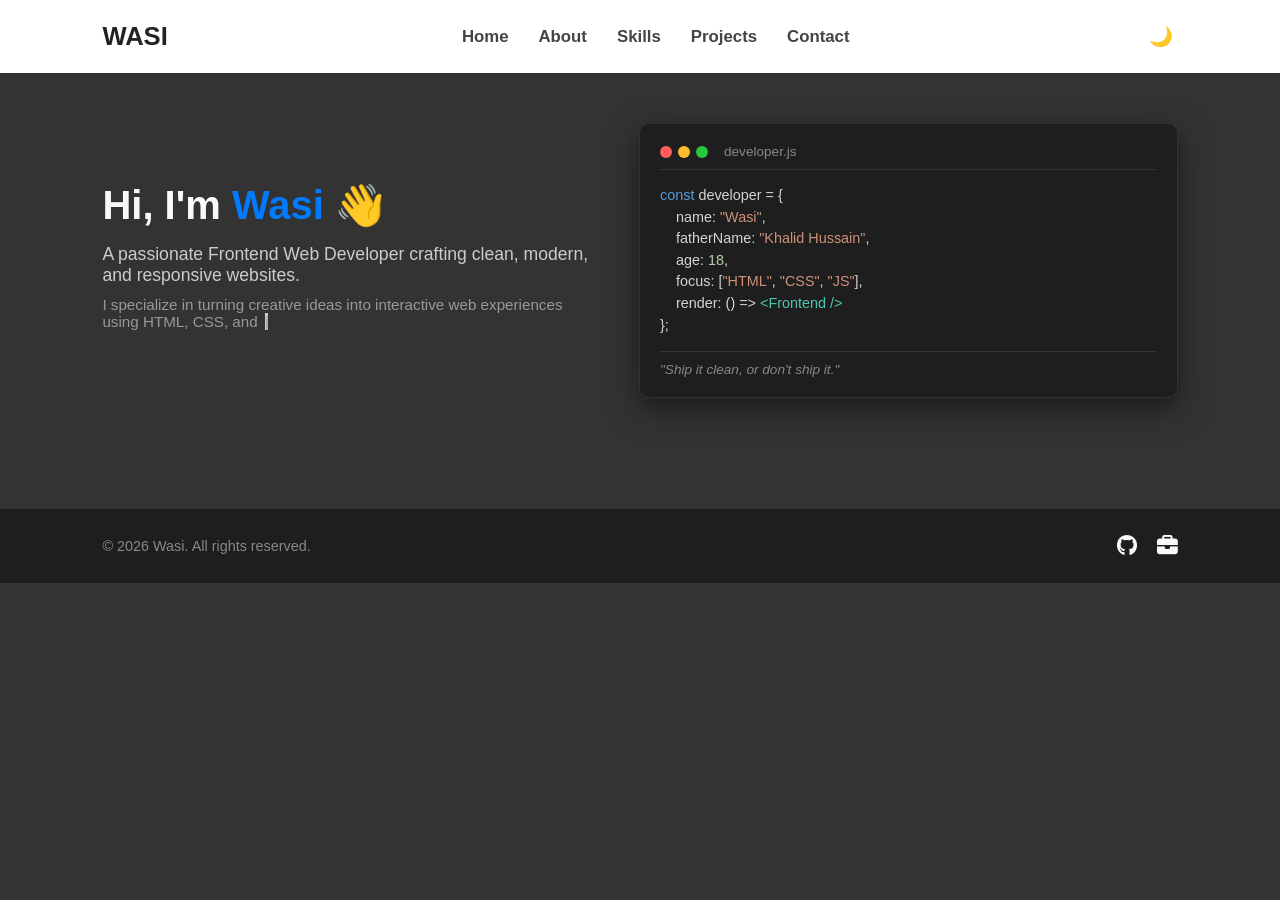
<file: index.html>
<!DOCTYPE html>
<html lang="en">

<head>
    <meta charset="UTF-8">
    <meta name="viewport" content="width=device-width, initial-scale=1.0">
    <title>Wasi | Frontend Developer Portfolio</title>
    <link rel="stylesheet" href="style.css">
    <link rel="icon" type="image/jpeg" href="icon.jpeg.jpeg">
    <link rel="stylesheet" href="https://cdnjs.cloudflare.com/ajax/libs/font-awesome/6.4.0/css/all.min.css">
</head>

<body>
    <!-- ======HEADER / NAVIGATION BAR====== -->
    <header class="header">
        <div class="logo">WASI</div>
        <nav class="navbar">
            <ul class="nav-links">
                <li><a href="index.html">Home</a></li>
                <li><a href="about.html">About</a></li>
                <li><a href="skills.html">Skills</a></li>
                <li><a href="projects.html">Projects</a></li>
                <li><a href="contact.html">Contact</a></li>
            </ul>
        </nav>
        
        <button id="theme-toggle" class="theme-btn">🌙</button>
    </header>

    <!-- ======MAIN HERO SECTION====== -->
    <main class="hero-section">
        <div class="hero-container">
            <!-- Left Side Text -->
            <div class="hero-content">
                <h1>Hi, I'm <span class="highlight">Wasi</span> 👋</h1>
                <p>A passionate Frontend Web Developer crafting clean, modern, and responsive websites.</p>
               <p class="hero-subtext">I specialize in turning creative ideas into interactive web experiences using HTML, CSS, and <span class="typed-text"></span><span class="cursor">|</span></p>
            </div>

            <!-- Right Side Code Box -->
            <div class="code-box">
                <div class="code-header">
                    <span class="dot red"></span>
                    <span class="dot yellow"></span>
                    <span class="dot green"></span>
                    <span class="file-name">developer.js</span>
                </div>
                <pre class="code-content"><code><span class="keyword">const</span> developer = {
    name: <span class="string">"Wasi"</span>,
    fatherName: <span class="string">"Khalid Hussain"</span>,
    age: <span class="number">18</span>,
    focus: [<span class="string">"HTML"</span>, <span class="string">"CSS"</span>, <span class="string">"JS"</span>],
    render: () =&gt; <span class="tag">&lt;Frontend /&gt;</span>
};</code></pre>
                <div class="code-footer">
                    <p>"Ship it clean, or don't ship it."</p>
                </div>
            </div>
        </div>
    </main>

    <!-- ======FOOTER====== -->
    <footer class="footer">
        <div class="footer-content">
            <p class="copyright">&copy; 2026 Wasi. All rights reserved.</p>
            <div class="social-icons">
                <a href="https://github.com/wasikhalid5-hub" target="_blank" title="GitHub">
                    <i class="fab fa-github"></i>
                </a>
                <a href="https://www.fiverr.com/s/9d9rY8Y" target="_blank" title="Fiverr">
                    <i class="fas fa-briefcase"></i>
                </a>
            </div>
        </div>
    </footer>

    <script src="script.js"></script>
</body>

</html>
</file>
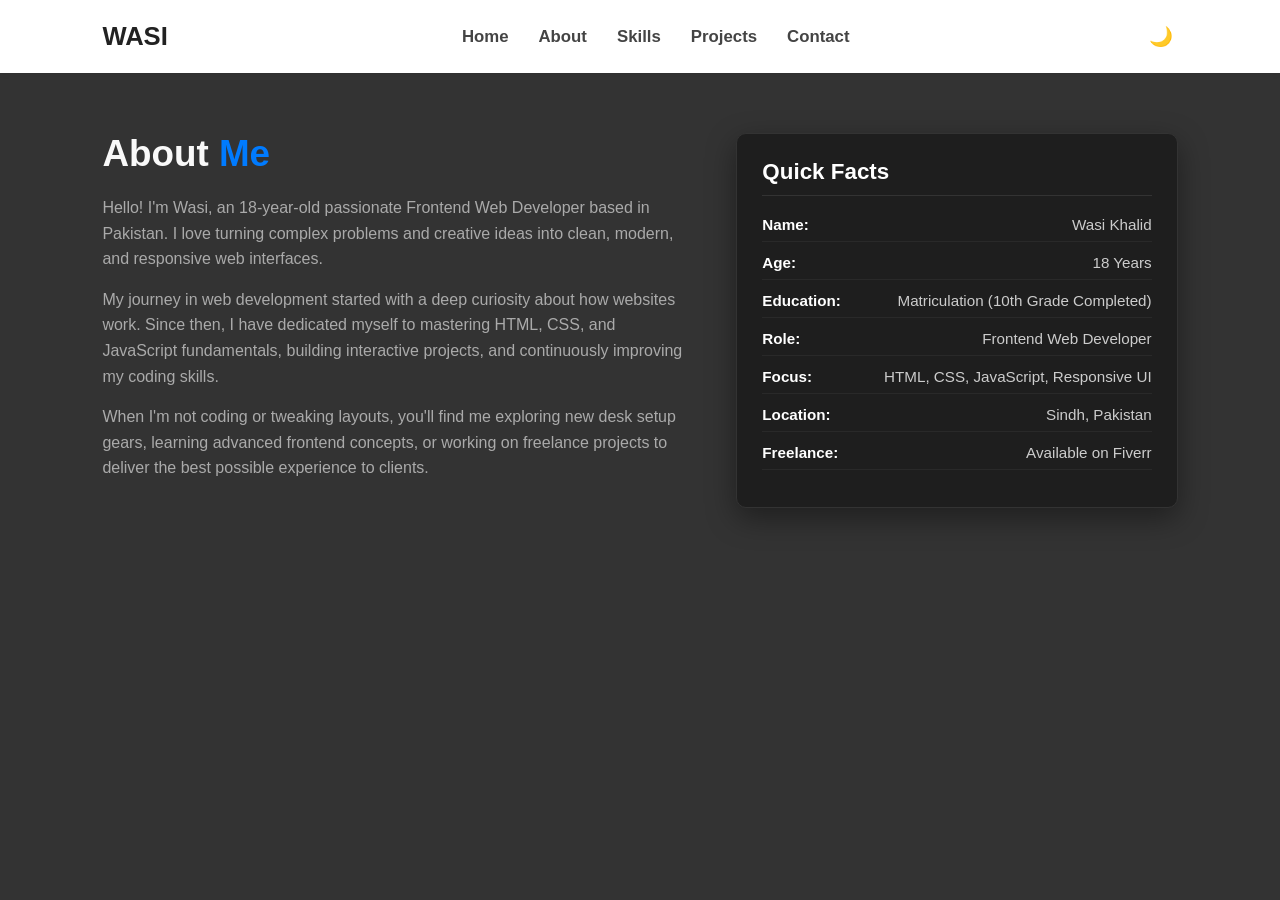
<file: about.html>
<!DOCTYPE html>
<html lang="en">

<head>
    <meta charset="UTF-8">
    <meta name="viewport" content="width=device-width, initial-scale=1.0">
    <title>Wasi | Frontend Developer Portfolio</title>
    <link rel="stylesheet" href="style.css">
</head>

<body>
    <!-- ======HEADER\NAVIGATION BAR====== -->
    <div class="header">
        <div class="logo">WASI</div>
        <nav class="navbar">
            <ul class="nav-links">
                <li><a href="index.html">Home</a></li>
                <li><a href="about.html">About</a></li>
                <li><a href="skills.html">Skills</a></li>
                <li><a href="projects.html">Projects</a></li>
                <li><a href="contact.html">Contact</a></li>
            </ul>
        </nav>
        <button id="theme-toggle" class="theme-btn">🌙</button>
    </div>

    <!-- ======MAIN====== -->
    <main class="about-section">
        <div class="about-container">
            <!-- Left Side: Bio & Story -->
            <div class="about-text">
                <h2>About <span class="highlight">Me</span></h2>
                <p class="about-intro">
                    Hello! I'm Wasi, an 18-year-old passionate Frontend Web Developer based in Pakistan. 
                    I love turning complex problems and creative ideas into clean, modern, and responsive web interfaces.
                </p>
                <p>
                    My journey in web development started with a deep curiosity about how websites work. Since then, 
                    I have dedicated myself to mastering HTML, CSS, and JavaScript fundamentals, building interactive projects, 
                    and continuously improving my coding skills.
                </p>
                <p>
                    When I'm not coding or tweaking layouts, you'll find me exploring new desk setup gears, learning advanced 
                    frontend concepts, or working on freelance projects to deliver the best possible experience to clients.
                </p>
            </div>

            <!-- Right Side: Quick Facts Card -->
            <div class="about-card">
                <h3>Quick Facts</h3>
                <ul>
                    <li><strong>Name:</strong> Wasi Khalid</li>
                    <li><strong>Age:</strong> 18 Years</li>
                    <li><strong>Education:</strong> Matriculation (10th Grade Completed)</li>
                    <li><strong>Role:</strong> Frontend Web Developer</li>
                    <li><strong>Focus:</strong> HTML, CSS, JavaScript, Responsive UI</li>
                    <li><strong>Location:</strong> Sindh, Pakistan</li>
                    <li><strong>Freelance:</strong> Available on Fiverr</li>
                </ul>
            </div>
        </div>
    </main>

     <script src="script.js"></script>
    </body>

    </html>
</file>
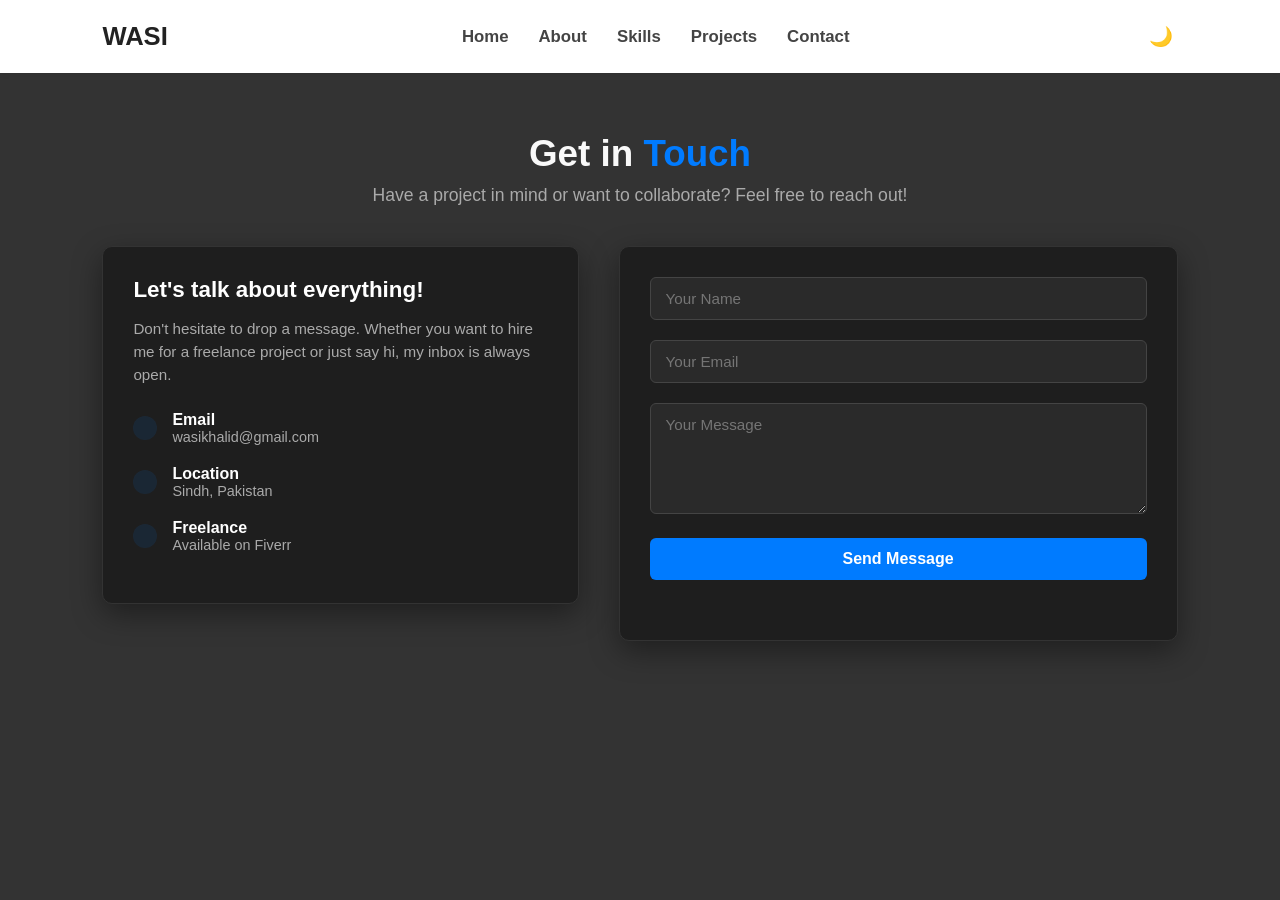
<file: contact.html>
<!DOCTYPE html>
<html lang="en">

<head>
    <meta charset="UTF-8">
    <meta name="viewport" content="width=device-width, initial-scale=1.0">
    <title>Wasi | Frontend Developer Portfolio</title>
    <link rel="stylesheet" href="style.css">
</head>

<body>
    <!-- ======HEADER\NAVIGATION BAR====== -->
    <div class="header">
        <div class="logo">WASI</div>
        <nav class="navbar">
            <ul class="nav-links">
                <li><a href="index.html">Home</a></li>
                <li><a href="about.html">About</a></li>
                <li><a href="skills.html">Skills</a></li>
                <li><a href="projects.html">Projects</a></li>
                <li><a href="contact.html">Contact</a></li>
            </ul>
        </nav>
        <button id="theme-toggle" class="theme-btn">🌙</button>
    </div>

    <!-- ======MAIN====== -->
    <main class="contact-section">
        <div class="contact-container">
            <h2>Get in <span class="highlight">Touch</span></h2>
            <p class="contact-subtitle">Have a project in mind or want to collaborate? Feel free to reach out!</p>
            
            <div class="contact-wrapper">
                <!-- Left Side: Contact Info -->
                <div class="contact-info">
                    <h3>Let's talk about everything!</h3>
                    <p>Don't hesitate to drop a message. Whether you want to hire me for a freelance project or just say hi, my inbox is always open.</p>
                    
                    <div class="info-item">
                        <i class="fas fa-envelope"></i>
                        <div>
                            <h4>Email</h4>
                            <p>wasikhalid@gmail.com</p>
                        </div>
                    </div>

                    <div class="info-item">
                        <i class="fas fa-map-marker-alt"></i>
                        <div>
                            <h4>Location</h4>
                            <p>Sindh, Pakistan</p>
                        </div>
                    </div>

                    <div class="info-item">
                        <i class="fas fa-briefcase"></i>
                        <div>
                            <h4>Freelance</h4>
                            <p>Available on Fiverr</p>
                        </div>
                    </div>
                </div>

                <!-- Right Side: Contact Form -->
                <form id="contactForm" class="contact-form">
                    <div class="input-group">
                        <input type="text" id="name" placeholder="Your Name" required>
                    </div>
                    <div class="icon-input input-group">
                        <input type="email" id="email" placeholder="Your Email" required>
                    </div>
                    <div class="input-group">
                        <textarea id="message" placeholder="Your Message" rows="5" required></textarea>
                    </div>
                    <button type="submit" class="submit-btn">Send Message</button>
                    <p id="formMessage" style="margin-top: 10px; font-weight: 500;"></p>
                </form>
            </div>
        </div>
    </main>

    <script src="script.js"></script>
</body>

</html>
</file>
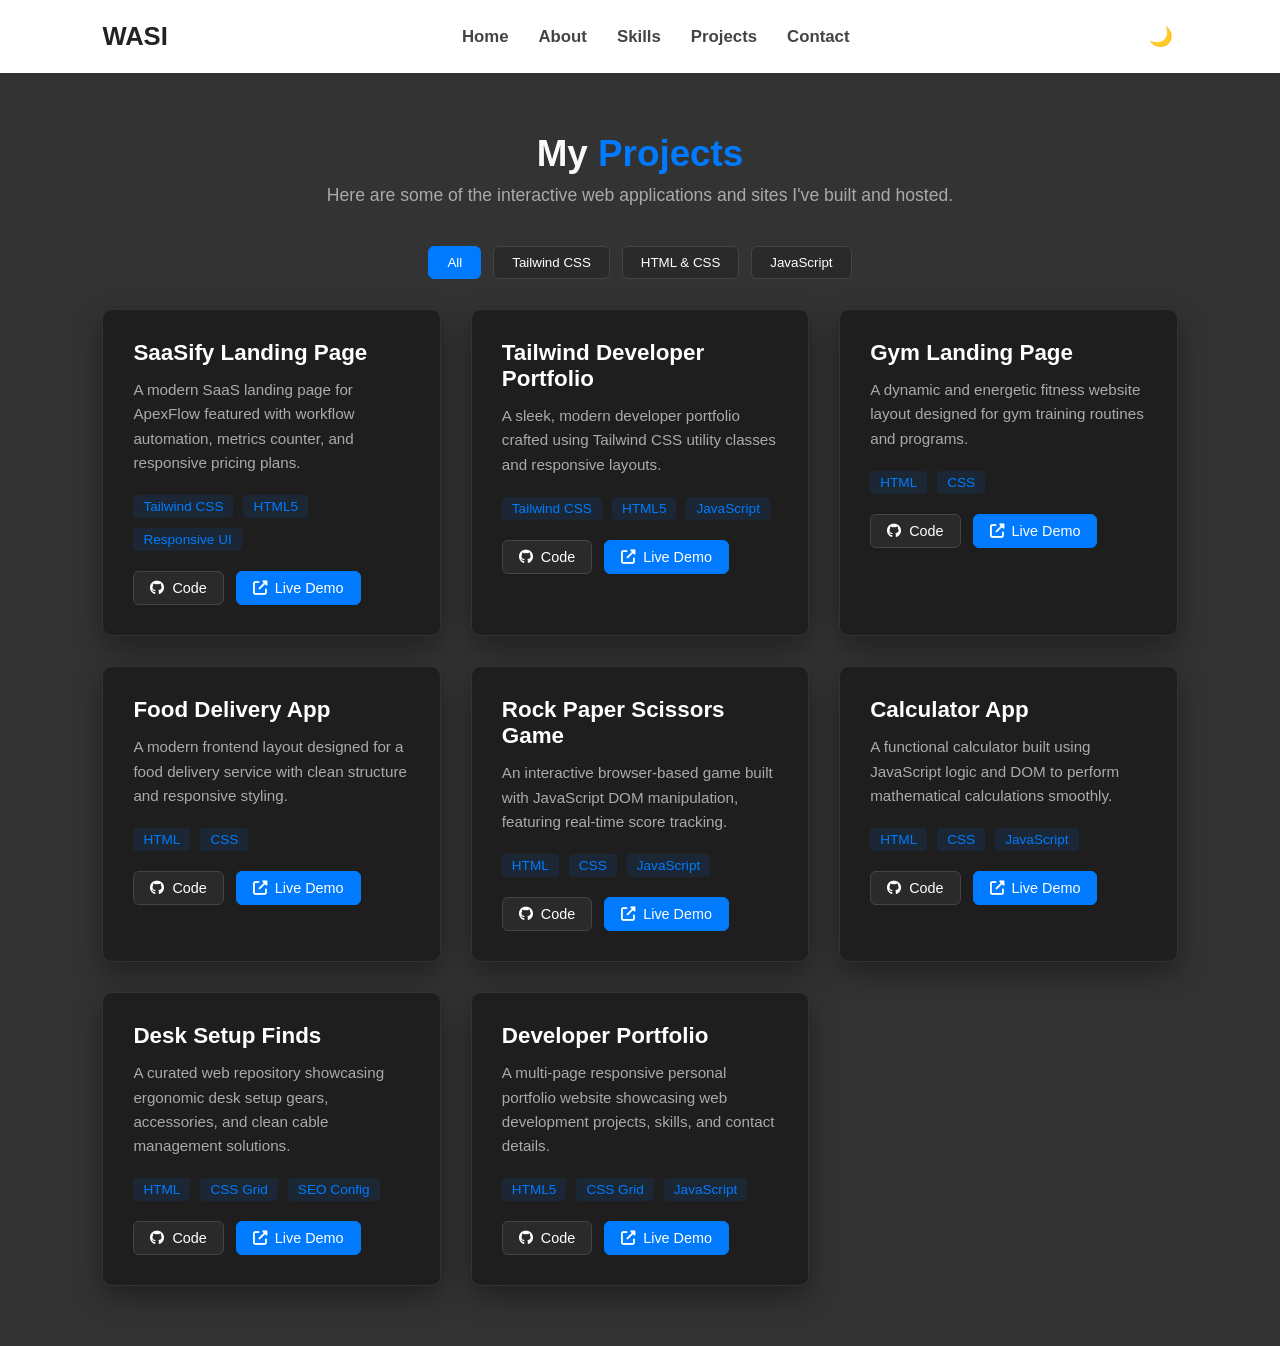
<file: projects.html>
<!DOCTYPE html>
<html lang="en">

<head>
    <meta charset="UTF-8">
    <meta name="viewport" content="width=device-width, initial-scale=1.0">
    <title>Wasi | Frontend Developer Portfolio</title>
    <link rel="stylesheet" href="style.css">
    <link rel="stylesheet" href="https://cdnjs.cloudflare.com/ajax/libs/font-awesome/6.4.0/css/all.min.css">
</head>

<body>
    <!-- ======HEADER\NAVIGATION BAR====== -->
    <header class="header">
        <div class="logo">WASI</div>
        <nav class="navbar">
            <ul class="nav-links">
                <li><a href="index.html">Home</a></li>
                <li><a href="about.html">About</a></li>
                <li><a href="skills.html">Skills</a></li>
                <li><a href="projects.html">Projects</a></li>
                <li><a href="contact.html">Contact</a></li>
            </ul>
        </nav>
        <button id="theme-toggle" class="theme-btn">🌙</button>
    </header>

    <!-- ====== PROJECTS MAIN SECTION ====== -->
    <main class="projects-section">
        <div class="projects-container">
            <h2>My <span class="highlight">Projects</span></h2>
            <p class="projects-subtitle">Here are some of the interactive web applications and sites I've built and hosted.</p>
            
            <!-- Project Filter Buttons -->
            <div class="filter-buttons">
                <button class="filter-btn active" data-filter="all">All</button>
                <button class="filter-btn" data-filter="tailwind">Tailwind CSS</button>
                <button class="filter-btn" data-filter="html">HTML & CSS</button>
                <button class="filter-btn" data-filter="js">JavaScript</button>
            </div>

            <div class="projects-grid">
                <!-- New Project 1: SaaSify Landing Page (Tailwind CSS) -->
                <div class="project-card" data-category="tailwind">
                    <div class="project-info">
                        <h3>SaaSify Landing Page</h3>
                        <p>A modern SaaS landing page for ApexFlow featured with workflow automation, metrics counter, and responsive pricing plans.</p>
                        <div class="project-tags">
                            <span>Tailwind CSS</span>
                            <span>HTML5</span>
                            <span>Responsive UI</span>
                        </div>
                        <div class="project-links">
                            <a href="https://github.com/wasikhalid5-hub/saasify-landing-page" target="_blank" class="btn-github"><i class="fab fa-github"></i> Code</a>
                            <a href="https://wasikhalid5-hub.github.io/saasify-landing-page/" target="_blank" class="btn-live"><i class="fas fa-external-link-alt"></i> Live Demo</a>
                        </div>
                    </div>
                </div>

                <!-- New Project 2: Wasi Portfolio (Tailwind CSS) -->
                <div class="project-card" data-category="tailwind">
                    <div class="project-info">
                        <h3>Tailwind Developer Portfolio</h3>
                        <p>A sleek, modern developer portfolio crafted using Tailwind CSS utility classes and responsive layouts.</p>
                        <div class="project-tags">
                            <span>Tailwind CSS</span>
                            <span>HTML5</span>
                            <span>JavaScript</span>
                        </div>
                        <div class="project-links">
                            <a href="https://github.com/wasikhalid5-hub/wasi-portfolio" target="_blank" class="btn-github"><i class="fab fa-github"></i> Code</a>
                            <a href="https://wasikhalid5-hub.github.io/wasi-portfolio/" target="_blank" class="btn-live"><i class="fas fa-external-link-alt"></i> Live Demo</a>
                        </div>
                    </div>
                </div>

                <!-- Project 3: Gym Page (HTML & CSS) -->
                <div class="project-card" data-category="html">
                    <div class="project-info">
                        <h3>Gym Landing Page</h3>
                        <p>A dynamic and energetic fitness website layout designed for gym training routines and programs.</p>
                        <div class="project-tags">
                            <span>HTML</span>
                            <span>CSS</span>
                        </div>
                        <div class="project-links">
                            <a href="https://github.com/wasikhalid5-hub/GYM-PAGE" target="_blank" class="btn-github"><i class="fab fa-github"></i> Code</a>
                            <a href="https://wasikhalid5-hub.github.io/GYM-PAGE/" target="_blank" class="btn-live"><i class="fas fa-external-link-alt"></i> Live Demo</a>
                        </div>
                    </div>
                </div>

                <!-- Project 4: Food Delivery (HTML & CSS) -->
                <div class="project-card" data-category="html">
                    <div class="project-info">
                        <h3>Food Delivery App</h3>
                        <p>A modern frontend layout designed for a food delivery service with clean structure and responsive styling.</p>
                        <div class="project-tags">
                            <span>HTML</span>
                            <span>CSS</span>
                        </div>
                        <div class="project-links">
                            <a href="https://github.com/wasikhalid5-hub/Food-Delivery" target="_blank" class="btn-github"><i class="fab fa-github"></i> Code</a>
                            <a href="https://wasikhalid5-hub.github.io/Food-Delivery/" target="_blank" class="btn-live"><i class="fas fa-external-link-alt"></i> Live Demo</a>
                        </div>
                    </div>
                </div>

                <!-- Project 5: Rock Paper Scissors Game (JavaScript) -->
                <div class="project-card" data-category="js">
                    <div class="project-info">
                        <h3>Rock Paper Scissors Game</h3>
                        <p>An interactive browser-based game built with JavaScript DOM manipulation, featuring real-time score tracking.</p>
                        <div class="project-tags">
                            <span>HTML</span>
                            <span>CSS</span>
                            <span>JavaScript</span>
                        </div>
                        <div class="project-links">
                            <a href="https://github.com/wasikhalid5-hub/Rock-Paper-Scissor" target="_blank" class="btn-github"><i class="fab fa-github"></i> Code</a>
                            <a href="https://wasikhalid5-hub.github.io/Rock-Paper-Scissor/" target="_blank" class="btn-live"><i class="fas fa-external-link-alt"></i> Live Demo</a>
                        </div>
                    </div>
                </div>

                <!-- Project 6: Calculator (JavaScript) -->
                <div class="project-card" data-category="js">
                    <div class="project-info">
                        <h3>Calculator App</h3>
                        <p>A functional calculator built using JavaScript logic and DOM to perform mathematical calculations smoothly.</p>
                        <div class="project-tags">
                            <span>HTML</span>
                            <span>CSS</span>
                            <span>JavaScript</span>
                        </div>
                        <div class="project-links">
                            <a href="https://github.com/wasikhalid5-hub/Calculator" target="_blank" class="btn-github"><i class="fab fa-github"></i> Code</a>
                            <a href="https://wasikhalid5-hub.github.io/Calculator/" target="_blank" class="btn-live"><i class="fas fa-external-link-alt"></i> Live Demo</a>
                        </div>
                    </div>
                </div>

                <!-- Project 7: Desk Setup Finds (HTML & CSS) -->
                <div class="project-card" data-category="html">
                    <div class="project-info">
                        <h3>Desk Setup Finds</h3>
                        <p>A curated web repository showcasing ergonomic desk setup gears, accessories, and clean cable management solutions.</p>
                        <div class="project-tags">
                            <span>HTML</span>
                            <span>CSS Grid</span>
                            <span>SEO Config</span>
                        </div>
                        <div class="project-links">
                            <a href="https://github.com/wasikhalid5-hub/desk-setup-find" target="_blank" class="btn-github"><i class="fab fa-github"></i> Code</a>
                            <a href="https://wasikhalid5-hub.github.io/desk-setup-find/" target="_blank" class="btn-live"><i class="fas fa-external-link-alt"></i> Live Demo</a>
                        </div>
                    </div>
                </div>

                <!-- Project 8: Personal Portfolio (HTML & CSS / JS) -->
                <div class="project-card" data-category="html">
                    <div class="project-info">
                        <h3>Developer Portfolio</h3>
                        <p>A multi-page responsive personal portfolio website showcasing web development projects, skills, and contact details.</p>
                        <div class="project-tags">
                            <span>HTML5</span>
                            <span>CSS Grid</span>
                            <span>JavaScript</span>
                        </div>
                        <div class="project-links">
                            <a href="https://github.com/wasikhalid5-hub/JS-PORTFOLIOD" target="_blank" class="btn-github"><i class="fab fa-github"></i> Code</a>
                            <a href="https://wasikhalid5-hub.github.io/JS-PORTFOLIOD/" target="_blank" class="btn-live"><i class="fas fa-external-link-alt"></i> Live Demo</a>
                        </div>
                    </div>
                </div>
            </div>
        </div>
    </main>

    <script src="script.js"></script>
</body>

</html>
</file>
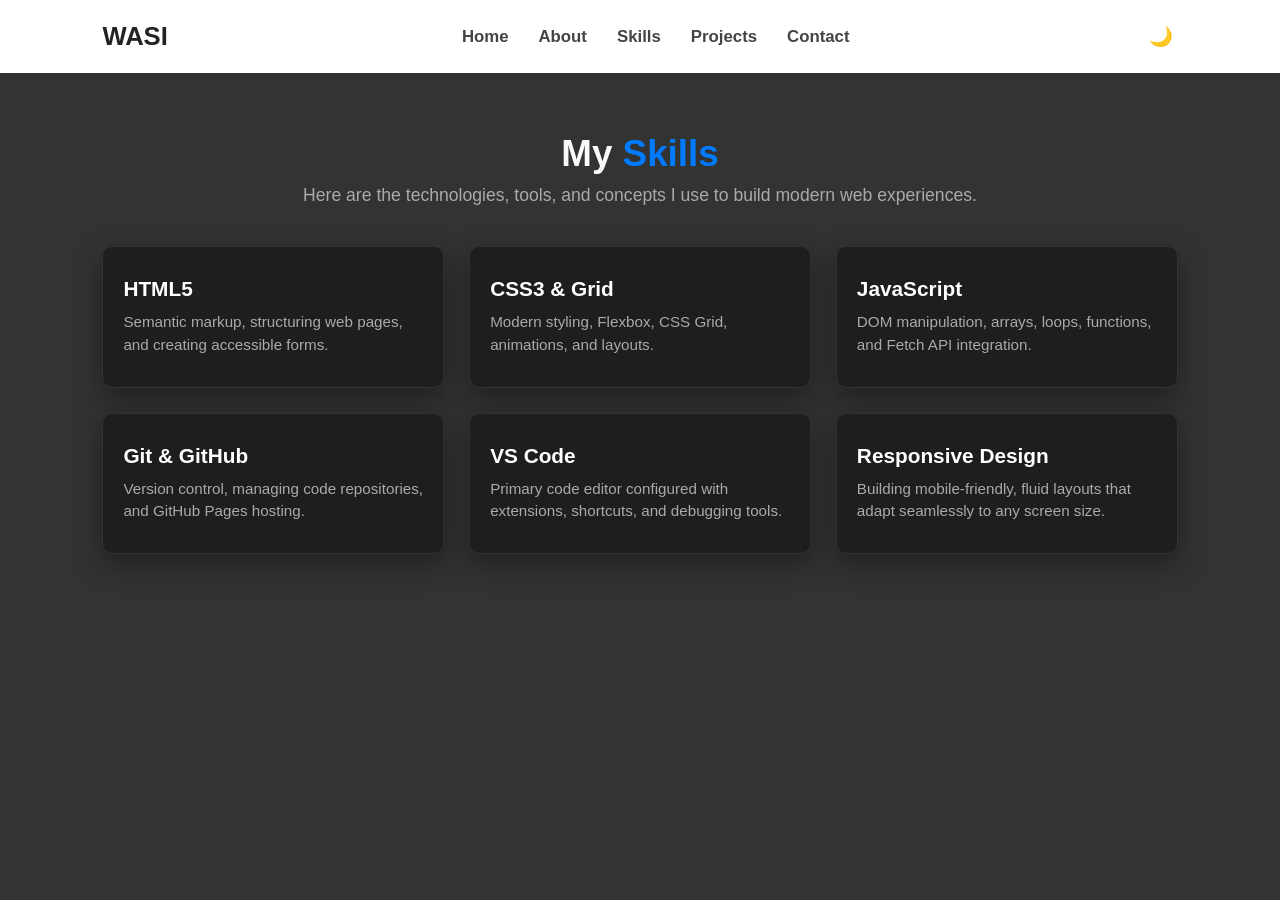
<file: skills.html>
<!DOCTYPE html>
<html lang="en">

<head>
    <meta charset="UTF-8">
    <meta name="viewport" content="width=device-width, initial-scale=1.0">
    <title>Wasi | Frontend Developer Portfolio</title>
    <link rel="stylesheet" href="style.css">
</head>

<body>
    <!-- ======HEADER\NAVIGATION BAR====== -->
    <div class="header">
        <div class="logo">WASI</div>
        <nav class="navbar">
            <ul class="nav-links">
                <li><a href="index.html">Home</a></li>
                <li><a href="about.html">About</a></li>
                <li><a href="skills.html">Skills</a></li>
                <li><a href="projects.html">Projects</a></li>
                <li><a href="contact.html">Contact</a></li>
            </ul>
        </nav>
        <button id="theme-toggle" class="theme-btn">🌙</button>
    </div>

    <!-- ======MAIN====== -->
    <main class="skills-section">
        <div class="skills-container">
            <h2>My <span class="highlight">Skills</span></h2>
            <p class="skills-subtitle">Here are the technologies, tools, and concepts I use to build modern web experiences.</p>
            
            <div class="skills-grid">
                <!-- Skill 1 -->
                <div class="skill-card">
                    <i class="fab fa-html5 skill-icon"></i>
                    <h3>HTML5</h3>
                    <p>Semantic markup, structuring web pages, and creating accessible forms.</p>
                </div>

                <!-- Skill 2 -->
                <div class="skill-card">
                    <i class="fab fa-css3-alt skill-icon"></i>
                    <h3>CSS3 & Grid</h3>
                    <p>Modern styling, Flexbox, CSS Grid, animations, and layouts.</p>
                </div>

                <!-- Skill 3 -->
                <div class="skill-card">
                    <i class="fab fa-js skill-icon"></i>
                    <h3>JavaScript</h3>
                    <p>DOM manipulation, arrays, loops, functions, and Fetch API integration.</p>
                </div>

                <!-- Skill 4 -->
                <div class="skill-card">
                    <i class="fab fa-git-alt skill-icon"></i>
                    <h3>Git & GitHub</h3>
                    <p>Version control, managing code repositories, and GitHub Pages hosting.</p>
                </div>

                <!-- Skill 5 -->
                <div class="skill-card">
                    <i class="fas fa-code skill-icon"></i>
                    <h3>VS Code</h3>
                    <p>Primary code editor configured with extensions, shortcuts, and debugging tools.</p>
                </div>

                <!-- Skill 6 -->
                <div class="skill-card">
                    <i class="fas fa-mobile-alt skill-icon"></i>
                    <h3>Responsive Design</h3>
                    <p>Building mobile-friendly, fluid layouts that adapt seamlessly to any screen size.</p>
                </div>
            </div>
        </div>
    </main>
    
    <script src="script.js"></script>
    </body>

    </html>
</file>
<file: style.css>
* {
    margin: 0;
    padding: 0;
    box-sizing: border-box;
    font-family: 'Segoe UI', Tahoma, Geneva, Verdana, sans-serif;
}

body {
    background-color: #333;
    color: #f9f9f9;
    transition: background-color 0.3s ease, color 0.3s ease;
}

/* Header Styling */
.header {
    display: flex;
    justify-content: space-between;
    align-items: center;
    padding: 20px 8%;
    background-color: #ffffff; 
    box-shadow: 0 2px 5px rgba(0, 0, 0, 0.05);
    position: sticky;
    top: 0;
    z-index: 1000;
}

.logo {
    font-size: 1.6rem;
    font-weight: 800;
    color: #222;
    cursor: pointer;
    transition: color 0.3s ease;
}

.logo:hover {
    color: #007bff;
}

.navbar {
    display: flex;
    justify-content: center;
}

.nav-links {
    list-style: none;
    display: flex;
    gap: 30px;
}

.nav-links li a {
    text-decoration: none;
    color: #444;
    font-weight: 600;
    font-size: 1.05rem;
    transition: color 0.3s ease;
}

.nav-links li a:hover {
    color: #007bff;
}

.theme-btn {
    background: none;
    border: none;
    font-size: 1.2rem;
    cursor: pointer;
    padding: 5px;
}

.theme-btn:hover {
    background-color: #eee;
}

/* Hero Section & Side-by-Side Layout */
.hero-section {
    padding: 50px 8%;
}

.hero-container {
    display: flex;
    justify-content: space-between;
    align-items: center;
    gap: 40px;
    width: 100%;
}

.hero-content {
    flex: 1;
    text-align: left;
}

.hero-content h1 {
    font-size: 2.5rem;
    margin-bottom: 15px;
}

.hero-content p {
    font-size: 1.1rem;
    color: #ccc;
    margin-bottom: 10px;
}

.hero-subtext {
    font-size: 0.95rem !important;
    color: #999 !important;
}

.highlight {
    color: #007bff;
}

/* Code Box Styling */
.code-box {
    flex: 1;
    background-color: #1e1e1e;
    border: 1px solid #333;
    border-radius: 10px;
    padding: 20px;
    box-shadow: 0 10px 30px rgba(0, 0, 0, 0.5);
    font-family: 'Courier New', Courier, monospace;
}

.code-header {
    display: flex;
    align-items: center;
    gap: 6px;
    margin-bottom: 15px;
    border-bottom: 1px solid #333;
    padding-bottom: 10px;
}

.dot {
    width: 12px;
    height: 12px;
    border-radius: 50%;
    display: inline-block;
}

.dot.red { background-color: #ff5f56; }
.dot.yellow { background-color: #ffbd2e; }
.dot.green { background-color: #27c93f; }

.file-name {
    margin-left: 10px;
    font-size: 0.85rem;
    color: #888;
}

.code-content {
    font-size: 0.9rem;
    line-height: 1.5;
    color: #d4d4d4;
    overflow-x: auto;
}

.keyword { color: #569cd6; }
.string { color: #ce9178; }
.number { color: #b5cea8; }
.tag { color: #4ec9b0; }

.code-footer {
    margin-top: 15px;
    border-top: 1px solid #333;
    padding-top: 10px;
    font-style: italic;
    font-size: 0.85rem;
    color: #888;
}


/* Footer Styling */
.footer {
    background-color: #1e1e1e;
    border-top: 1px solid #333;
    padding: 25px 8%;
    margin-top: 60px;
}

.footer-content {
    display: flex;
    justify-content: space-between;
    align-items: center;
    flex-wrap: wrap;
    gap: 20px;
}

.copyright {
    font-size: 0.9rem;
    color: #888;
}

.social-icons {
    display: flex;
    gap: 20px;
}

.social-icons a {
    color: #f9f9f9;
    font-size: 1.3rem;
    transition: color 0.3s ease, transform 0.3s ease;
}

.social-icons a:hover {
    color: #007bff;
    transform: translateY(-3px);
}

/* About Section Styling */
.about-section {
    padding: 60px 8%;
}

.about-container {
    display: flex;
    justify-content: space-between;
    align-items: flex-start;
    gap: 50px;
    flex-wrap: wrap;
}

.about-text {
    flex: 1.2;
    min-width: 300px;
    text-align: left;
}

.about-text h2 {
    font-size: 2.3rem;
    margin-bottom: 20px;
}

.about-intro {
    font-size: 1.15rem;
    color: #ddd;
    margin-bottom: 15px;
    font-weight: 500;
}

.about-text p {
    font-size: 1rem;
    color: #aaa;
    line-height: 1.6;
    margin-bottom: 15px;
}

/* Quick Facts Card (Right Side) */
.about-card {
    flex: 0.8;
    min-width: 280px;
    background-color: #1e1e1e;
    border: 1px solid #333;
    border-radius: 10px;
    padding: 25px;
    box-shadow: 0 10px 30px rgba(0, 0, 0, 0.4);
}

.about-card h3 {
    font-size: 1.4rem;
    margin-bottom: 20px;
    color: #fff;
    border-bottom: 1px solid #333;
    padding-bottom: 10px;
}

.about-card ul {
    list-style: none;
}

.about-card ul li {
    font-size: 0.95rem;
    color: #ccc;
    margin-bottom: 12px;
    display: flex;
    justify-content: space-between;
    border-bottom: 1px solid rgba(255, 255, 255, 0.05);
    padding-bottom: 8px;
}

.about-card ul li strong {
    color: #fff;
}

/* Skills Section Styling */
.skills-section {
    padding: 60px 8%;
    text-align: center;
}

.skills-section h2 {
    font-size: 2.3rem;
    margin-bottom: 10px;
}

.skills-subtitle {
    font-size: 1.1rem;
    color: #aaa;
    margin-bottom: 40px;
}

.skills-grid {
    display: grid;
    grid-template-columns: repeat(auto-fit, minmax(280px, 1fr));
    gap: 25px;
}

.skill-card {
    background-color: #1e1e1e;
    border: 1px solid #333;
    border-radius: 10px;
    padding: 30px 20px;
    box-shadow: 0 10px 30px rgba(0, 0, 0, 0.4);
    text-align: left;
    transition: transform 0.3s ease, border-color 0.3s ease;
}

.skill-card:hover {
    transform: translateY(-5px);
    border-color: #007bff;
}

.skill-icon {
    font-size: 2.5rem;
    color: #007bff;
    margin-bottom: 15px;
}

.skill-card h3 {
    font-size: 1.3rem;
    margin-bottom: 10px;
    color: #fff;
}

.skill-card p {
    font-size: 0.95rem;
    color: #aaa;
    line-height: 1.5;
}

/* Contact Section Styling */
.contact-section {
    padding: 60px 8%;
    text-align: center;
}

.contact-section h2 {
    font-size: 2.3rem;
    margin-bottom: 10px;
}

.contact-subtitle {
    font-size: 1.1rem;
    color: #aaa;
    margin-bottom: 40px;
}

.contact-wrapper {
    display: flex;
    justify-content: space-between;
    align-items: flex-start;
    gap: 40px;
    flex-wrap: wrap;
    text-align: left;
}

.contact-info {
    flex: 1;
    min-width: 280px;
    background-color: #1e1e1e;
    border: 1px solid #333;
    border-radius: 10px;
    padding: 30px;
    box-shadow: 0 10px 30px rgba(0, 0, 0, 0.4);
}

.contact-info h3 {
    font-size: 1.4rem;
    color: #fff;
    margin-bottom: 15px;
}

.contact-info > p {
    font-size: 0.95rem;
    color: #aaa;
    line-height: 1.5;
    margin-bottom: 25px;
}

.info-item {
    display: flex;
    align-items: center;
    gap: 15px;
    margin-bottom: 20px;
}

.info-item i {
    font-size: 1.3rem;
    color: #007bff;
    background-color: rgba(0, 123, 255, 0.1);
    padding: 12px;
    border-radius: 50%;
}

.info-item h4 {
    font-size: 1rem;
    color: #fff;
}

.info-item p {
    font-size: 0.9rem;
    color: #aaa;
}

.contact-form {
    flex: 1.2;
    min-width: 280px;
    background-color: #1e1e1e;
    border: 1px solid #333;
    border-radius: 10px;
    padding: 30px;
    box-shadow: 0 10px 30px rgba(0, 0, 0, 0.4);
    display: flex;
    flex-direction: column;
    gap: 20px;
}

.input-group input,
.input-group textarea {
    width: 100%;
    padding: 12px 15px;
    background-color: #2a2a2a;
    border: 1px solid #444;
    border-radius: 6px;
    color: #fff;
    font-size: 0.95rem;
    outline: none;
    transition: border-color 0.3s ease;
}

.input-group input:focus,
.input-group textarea:focus {
    border-color: #007bff;
}

.submit-btn {
    background-color: #007bff;
    color: #fff;
    border: none;
    padding: 12px;
    border-radius: 6px;
    font-size: 1rem;
    font-weight: 600;
    cursor: pointer;
    transition: background-color 0.3s ease;
}

.submit-btn:hover {
    background-color: #0056b3;
}


/* Projects Section Styling */
.projects-section {
    padding: 60px 8%;
    text-align: center;
}

.projects-section h2 {
    font-size: 2.3rem;
    margin-bottom: 10px;
}

.projects-subtitle {
    font-size: 1.1rem;
    color: #aaa;
    margin-bottom: 40px;
}

.projects-grid {
    display: grid;
    grid-template-columns: repeat(auto-fit, minmax(300px, 1fr));
    gap: 30px;
}

.project-card {
    background-color: #1e1e1e;
    border: 1px solid #333;
    border-radius: 10px;
    padding: 30px;
    box-shadow: 0 10px 30px rgba(0, 0, 0, 0.4);
    text-align: left;
    transition: transform 0.3s ease, border-color 0.3s ease;
    display: flex;
    flex-direction: column;
    justify-content: space-between;
}

.project-card:hover {
    transform: translateY(-5px);
    border-color: #007bff;
}

.project-info h3 {
    font-size: 1.4rem;
    color: #fff;
    margin-bottom: 12px;
}

.project-info p {
    font-size: 0.95rem;
    color: #aaa;
    line-height: 1.6;
    margin-bottom: 20px;
}

.project-tags {
    display: flex;
    gap: 10px;
    flex-wrap: wrap;
    margin-bottom: 20px;
}

.project-tags span {
    background-color: rgba(0, 123, 255, 0.1);
    color: #007bff;
    padding: 4px 10px;
    border-radius: 4px;
    font-size: 0.85rem;
    font-weight: 500;
}

.project-links .btn-github {
    display: inline-flex;
    align-items: center;
    gap: 8px;
    background-color: #2a2a2a;
    color: #fff;
    padding: 8px 16px;
    border-radius: 6px;
    text-decoration: none;
    font-size: 0.9rem;
    font-weight: 500;
    border: 1px solid #444;
    transition: background-color 0.3s ease, border-color 0.3s ease;
}

.project-links .btn-github:hover {
    background-color: #007bff;
    border-color: #007bff;
}

/* Project Buttons Styling */
.project-links {
    display: flex;
    gap: 12px;
    flex-wrap: wrap;
    align-items: center;
}

.project-links .btn-github,
.project-links .btn-live {
    display: inline-flex;
    align-items: center;
    gap: 8px;
    padding: 8px 16px;
    border-radius: 6px;
    text-decoration: none;
    font-size: 0.9rem;
    font-weight: 500;
    transition: background-color 0.3s ease, border-color 0.3s ease;
}

/* Code Button Style */
.project-links .btn-github {
    background-color: #2a2a2a;
    color: #fff;
    border: 1px solid #444;
}

.project-links .btn-github:hover {
    background-color: #007bff;
    border-color: #007bff;
}

/* Live Demo Button Style */
.project-links .btn-live {
    background-color: #007bff;
    color: #fff;
    border: 1px solid #007bff;
}

.project-links .btn-live:hover {
    background-color: #0056b3;
    border-color: #0056b3;
}

/* Light Theme Variables */
body.light-mode {
    background-color: #f4f4f9;
    color: #222;
}

body.light-mode header,
body.light-mode nav {
    background-color: #ffffff;
    border-bottom: 1px solid #ddd;
}

/* Light Theme - Cards & Code Editor Fixes */
body.light-mode .project-card,
body.light-mode .skill-card,
body.light-mode .about-box,
body.light-mode .contact-box,
body.light-mode .contact-form input,
body.light-mode .contact-form textarea {
    background-color: #ffffff;
    color: #222;
    border: 1px solid #d1d5db;
}

/* Code Editor Window Fix in Light Mode */
body.light-mode .code-editor,
body.light-mode [class*="developer"] {
    background-color: #1e1e1e !important;
    color: #fff;
}

body.light-mode .contact-form input::placeholder,
body.light-mode .contact-form textarea::placeholder {
    color: #888;
}

/* Light Mode - Perfect Text Visibility Fix */
body.light-mode h1, 
body.light-mode h2, 
body.light-mode h3, 
body.light-mode h4, 
body.light-mode p, 
body.light-mode span,
body.light-mode li,
body.light-mode a {
    color: #222 !important;
}

body.light-mode .projects-subtitle,
body.light-mode .skills-subtitle {
    color: #555 !important;
}

/* Ensure card titles and text stay dark in light mode */
body.light-mode .project-card h3,
body.light-mode .project-card p,
body.light-mode .skill-card h3,
body.light-mode .skill-card p {
    color: #222 !important;
}

/* Project Filter Buttons Styling */
.filter-buttons {
    display: flex;
    justify-content: center;
    gap: 12px;
    margin-bottom: 30px;
    flex-wrap: wrap;
}

.filter-btn {
    padding: 8px 18px;
    border: 1px solid #444;
    background-color: #2a2a2a;
    color: #fff;
    border-radius: 6px;
    cursor: pointer;
    font-weight: 500;
    transition: all 0.3s ease;
}

.filter-btn.active,
.filter-btn:hover {
    background-color: #007bff;
    border-color: #007bff;
}

/* Light Mode Support for Filter Buttons */
body.light-mode .filter-btn {
    background-color: #e5e7eb;
    color: #222;
    border-color: #d1d5db;
}

body.light-mode .filter-btn.active,
body.light-mode .filter-btn:hover {
    background-color: #007bff;
    color: #fff;
    border-color: #007bff;
}

.cursor {
    display: inline-block;
    background-color: #ccc;
    margin-left: 3px;
    width: 3px;
    animation: blink 0.8s infinite;
}

@keyframes blink {
    0% { opacity: 1; }
    50% { opacity: 0; }
    100% { opacity: 1; }
}







/* =========================================
   RESPONSIVE DESIGN
   Mobile → Tablet → Laptop → Desktop
   ========================================= */


/* ================================
   LARGE LAPTOP / DESKTOP
   1200px and below
   ================================ */

@media (max-width: 1200px) {

    .hero-container {
        gap: 30px;
        padding: 0 30px;
    }

    .hero-text {
        max-width: 550px;
    }

    .code-box {
        width: 450px;
    }

    .projects-grid {
        grid-template-columns: repeat(2, 1fr);
    }

    .contact-container {
        gap: 40px;
    }
}


/* ================================
   TABLET
   992px and below
   ================================ */

@media (max-width: 992px) {

    /* NAVBAR */

    .navbar {
        padding: 20px 30px;
    }

    .nav-links {
        gap: 18px;
    }


    /* HERO */

    .hero-container {
        flex-direction: column;
        text-align: center;
        gap: 50px;
        padding: 70px 30px;
    }

    .hero-text {
        max-width: 700px;
    }

    .hero-text h1 {
        font-size: 48px;
    }

    .hero-text p {
        font-size: 18px;
    }

    .code-box {
        width: min(600px, 100%);
        text-align: left;
    }


    /* ABOUT */

    .about-container {
        flex-direction: column;
        text-align: center;
        gap: 40px;
    }


    /* SKILLS */

    .skills-container {
        grid-template-columns: repeat(2, 1fr);
    }


    /* PROJECTS */

    .projects-grid {
        grid-template-columns: repeat(2, 1fr);
        gap: 25px;
    }


    /* CONTACT */

    .contact-container {
        grid-template-columns: 1fr;
        gap: 50px;
    }

}


/* ================================
   MOBILE
   768px and below
   ================================ */

@media (max-width: 768px) {

    /* GENERAL */

    * {
        max-width: 100%;
    }

    body {
        overflow-x: hidden;
    }

    section {
        padding: 70px 20px;
    }


    /* NAVBAR */

    .navbar {
        padding: 15px 20px;
        flex-wrap: wrap;
    }

    .nav-links {
        width: 100%;
        justify-content: center;
        gap: 15px;
        flex-wrap: wrap;
        margin-top: 15px;
    }

    .nav-links a {
        font-size: 14px;
    }


    /* HERO */

    .hero-container {
        width: 100%;
        padding: 60px 20px;
        flex-direction: column;
        text-align: center;
        gap: 40px;
    }

    .hero-text {
        width: 100%;
    }

    .hero-text h1 {
        font-size: 40px;
        line-height: 1.15;
    }

    .hero-text p {
        font-size: 16px;
        line-height: 1.6;
    }


    /* BUTTONS */

    .hero-buttons {
        display: flex;
        flex-direction: column;
        align-items: center;
        gap: 15px;
    }

    .hero-buttons a,
    .hero-buttons button {
        width: 100%;
        max-width: 280px;
    }


    /* CODE BOX */

    .code-box {
        width: 100%;
        max-width: 600px;
        padding: 20px;
        overflow-x: auto;
        font-size: 14px;
    }


    /* ABOUT */

    .about-container {
        flex-direction: column;
        text-align: center;
    }


    /* SKILLS */

    .skills-container {
        grid-template-columns: 1fr;
        gap: 20px;
    }


    /* PROJECTS */

    .projects-grid {
        grid-template-columns: 1fr;
        gap: 25px;
    }

    .project-card {
        width: 100%;
    }


    /* PROJECT FILTER BUTTONS */

    .filter-buttons {
        display: flex;
        flex-wrap: wrap;
        justify-content: center;
        gap: 10px;
    }


    /* CONTACT */

    .contact-container {
        grid-template-columns: 1fr;
    }

    .contact-form {
        width: 100%;
    }

    .contact-form input,
    .contact-form textarea {
        width: 100%;
        box-sizing: border-box;
    }


    /* FOOTER */

    footer {
        text-align: center;
        padding: 30px 20px;
    }

}


/* ================================
   SMALL MOBILE
   480px and below
   ================================ */

@media (max-width: 480px) {

    /* NAVBAR */

    .navbar {
        padding: 12px 15px;
    }

    .nav-links {
        gap: 10px;
    }

    .nav-links a {
        font-size: 13px;
    }


    /* HERO */

    .hero-container {
        padding: 50px 15px;
    }

    .hero-text h1 {
        font-size: 32px;
    }

    .hero-text p {
        font-size: 15px;
    }


    /* CODE */

    .code-box {
        padding: 15px;
        font-size: 12px;
    }


    /* HEADINGS */

    h2 {
        font-size: 30px;
    }

    h3 {
        font-size: 22px;
    }


    /* SECTIONS */

    section {
        padding: 55px 15px;
    }


    /* PROJECTS */

    .project-card {
        padding: 18px;
    }


    /* BUTTONS */

    .hero-buttons a,
    .hero-buttons button {
        max-width: 100%;
    }

}


/* ================================
   VERY SMALL PHONES
   360px and below
   ================================ */

@media (max-width: 360px) {

    .hero-text h1 {
        font-size: 28px;
    }

    .hero-text p {
        font-size: 14px;
    }

    .nav-links {
        gap: 7px;
    }

    .nav-links a {
        font-size: 12px;
    }

    .code-box {
        font-size: 11px;
        padding: 12px;
    }

}
</file>
